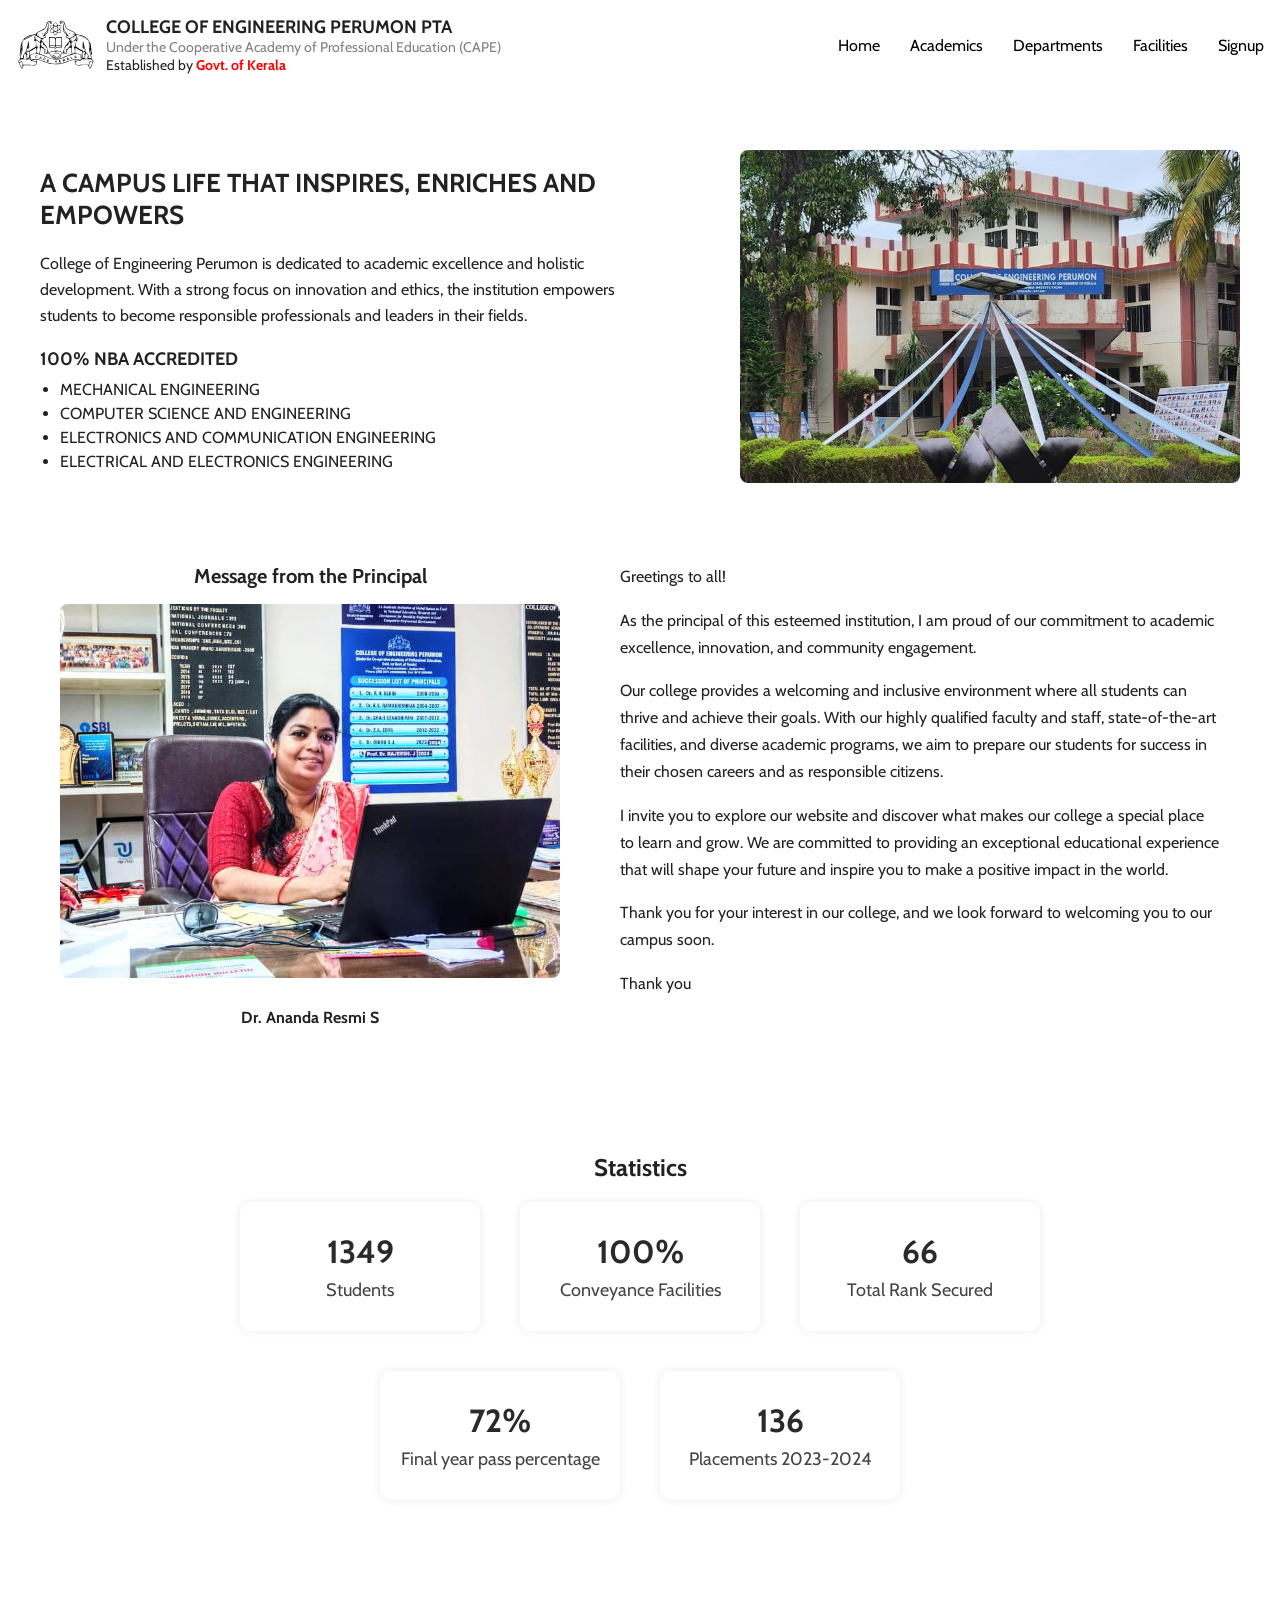
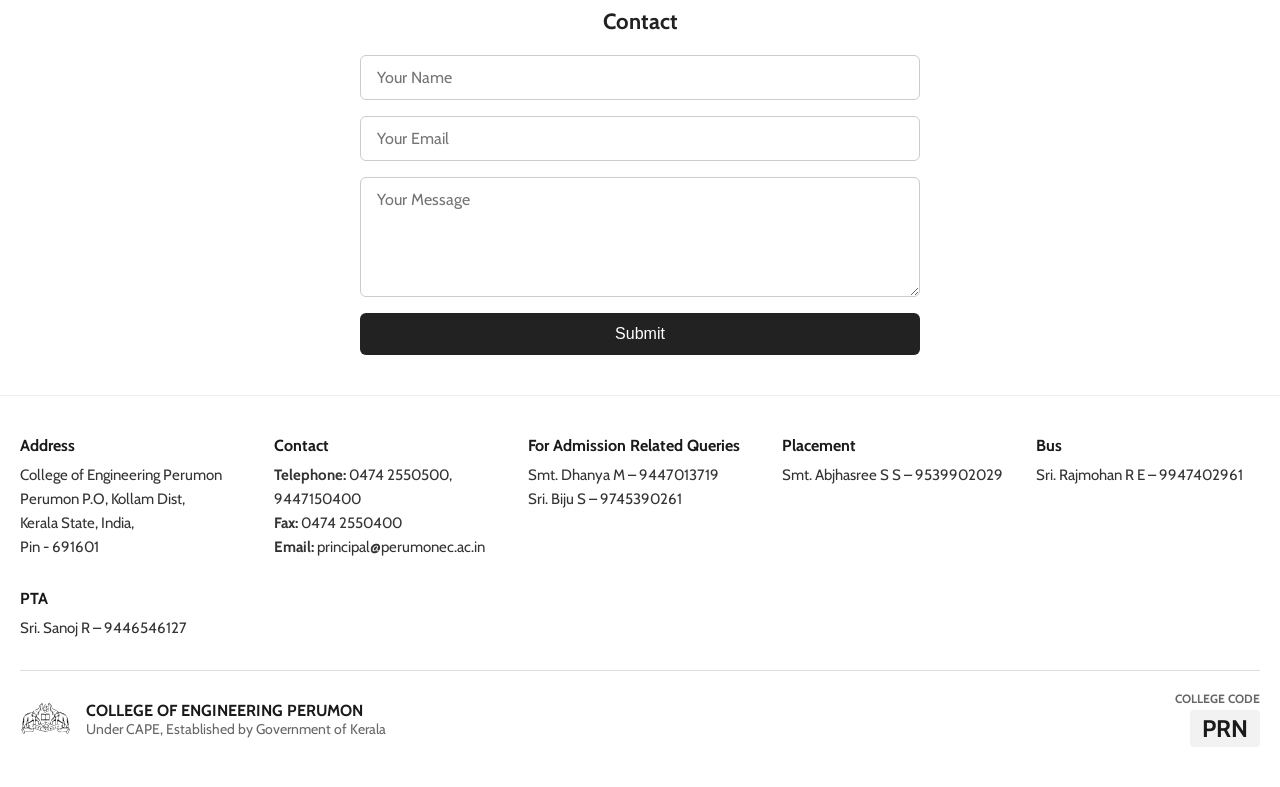
<file: index.html>
<!DOCTYPE html>
<html lang="en">
<head>
    <meta charset="UTF-8" />
    <meta name="viewport" content="width=device-width, initial-scale=1.0"/>
    <title>PRN</title>
    <link rel="stylesheet" href="styles.css"/>
    <link href="https://fonts.googleapis.com/css2?family=Cabin:ital,wght@0,400..700;1,400..700&display=swap" rel="stylesheet"/>
</head>
<body>
    <div class="nav">
        <div class="nav-left">
            <img src="logo.svg" alt="Logo" class="logo"/>
            <div class="title">
            <span class="college">COLLEGE OF ENGINEERING PERUMON PTA</span>
            <span class="caption">Under the Cooperative Academy of Professional Education (CAPE)</span>
            <span class="established">Established by <span class="highlight">Govt. of Kerala</span></span>
        </div>
    </div>
    <div class="nav-right">
        <button class="menu-btn" onclick="toggleMenu()">☰</button>
        <ul class="nav-links" id="menu">
            <li><a href="" class="link">Home</a></li>
            <li><a href="" class="link">Academics</a></li>
            <li><a href="" class="link">Departments</a></li>
            <li><a href="" class="link">Facilities</a></li>
            <li><a href="signup.html" class="link">Signup</a></li>
        </ul>
    </div>
  </div>

    <div class="hero">
        <div class="hero-text">
            <h1>A CAMPUS LIFE THAT INSPIRES, ENRICHES AND EMPOWERS</h1>
            <p>College of Engineering Perumon is dedicated to academic excellence and holistic development. With a strong focus on innovation and ethics, the institution empowers students to become responsible professionals and leaders in their fields.</p>
            <div class="accreditation">
                <h2>100% NBA ACCREDITED</h2>
                <ul>
                    <li>MECHANICAL ENGINEERING</li>
                    <li>COMPUTER SCIENCE AND ENGINEERING</li>
                    <li>ELECTRONICS AND COMMUNICATION ENGINEERING</li>
                    <li>ELECTRICAL AND ELECTRONICS ENGINEERING</li>
                </ul>
            </div>
        </div>
        <div class="hero-image">
            <img src="college.jpg" alt="College Campus"/>
        </div>
    </div>

    <div class="principal-section">
        <div class="principal-left">
            <h2>Message from the Principal</h2>
            <img src="principal.jpg" alt="Principal" class="principal-photo"/>
            <p class="principal-name">Dr. Ananda Resmi S</p>
        </div>
        <div class="principal-right">
            <p>Greetings to all!</p>
            <p>As the principal of this esteemed institution, I am proud of our commitment to academic excellence, innovation, and community engagement.</p>
            <p>Our college provides a welcoming and inclusive environment where all students can thrive and achieve their goals. With our highly qualified faculty and staff, state-of-the-art facilities, and diverse academic programs, we aim to prepare our students for success in their chosen careers and as responsible citizens.</p>
            <p>I invite you to explore our website and discover what makes our college a special place to learn and grow. We are committed to providing an exceptional educational experience that will shape your future and inspire you to make a positive impact in the world.</p>
            <p>Thank you for your interest in our college, and we look forward to welcoming you to our campus soon.</p>
            <p>Thank you</p>
        </div>
    </div>

    <div class="stats-section">
        <h2>Statistics</h2>
        <div class="stats-grid">
            <div class="stat-box">
                <div class="stat-number">1349</div>
                <div class="stat-label">Students</div>
            </div>
            <div class="stat-box">
                <div class="stat-number">100%</div>
                <div class="stat-label">Conveyance Facilities</div>
            </div>
            <div class="stat-box">
                <div class="stat-number">66</div>
                <div class="stat-label">Total Rank Secured</div>
            </div>
            <div class="stat-box">
                <div class="stat-number">72%</div>
                <div class="stat-label">Final year pass percentage</div>
            </div>
            <div class="stat-box">
                <div class="stat-number">136</div>
                <div class="stat-label">Placements 2023-2024</div>
            </div>
        </div>
    </div>
    
    <div class="contact-form-section">
        <h2 class="form-heading">Contact</h2>
        <form class="contact-form" action="form.php" method="post">
            <input type="text" class="form-input" placeholder="Your Name" required name="name" />
            <input type="email" class="form-input" placeholder="Your Email" required name="email"/>
            <textarea class="form-textarea" placeholder="Your Message" required name="message"></textarea>
            <button type="submit" class="form-submit">Submit</button>
        </form>
    </div>

    <div class="footer">
        <div class="footer-top">
            <div class="footer-block">
                <div class="footer-title">Address</div>
                <div class="footer-text">
                    College of Engineering Perumon<br/>
                    Perumon P.O, Kollam Dist,<br/>
                    Kerala State, India,<br/>
                    Pin - 691601
                </div>
            </div>
        <div class="footer-block">
            <div class="footer-title">Contact</div>
            <div class="footer-text">
                <strong>Telephone:</strong> 0474 2550500, 9447150400<br/>
                <strong>Fax:</strong> 0474 2550400<br/>
                <strong>Email:</strong> principal@perumonec.ac.in
            </div>
        </div>
        <div class="footer-block">
            <div class="footer-title">For Admission Related Queries</div>
            <div class="footer-text">
                Smt. Dhanya M – 9447013719<br/>
                Sri. Biju S – 9745390261
            </div>
        </div>
        <div class="footer-block">
            <div class="footer-title">Placement</div>
            <div class="footer-text">
                Smt. Abjhasree S S – 9539902029
            </div>
        </div>
        <div class="footer-block">
            <div class="footer-title">Bus</div>
            <div class="footer-text">
                Sri. Rajmohan R E – 9947402961
            </div>
        </div>
        <div class="footer-block">
            <div class="footer-title">PTA</div>
            <div class="footer-text">
                Sri. Sanoj R – 9446546127
            </div>
        </div>
    </div>

    <div class="footer-bottom">
        <div class="footer-brand">
            <img src="logo.svg" alt="logo" class="brand-icon"/>
            <div>
                <div class="college-name">COLLEGE OF ENGINEERING PERUMON</div>
                <div class="college-note">Under CAPE, Established by Government of Kerala</div>
            </div>
        </div>
        <div class="footer-code">
            <div class="code-label">COLLEGE CODE</div>
            <div class="code-box">PRN</div>
        </div>
        </div>
    </div>

    <script>
        function toggleMenu() {
            const menu = document.getElementById('menu');
            menu.classList.toggle('show');
        }
    </script>
    
</body>
</html>
</file>
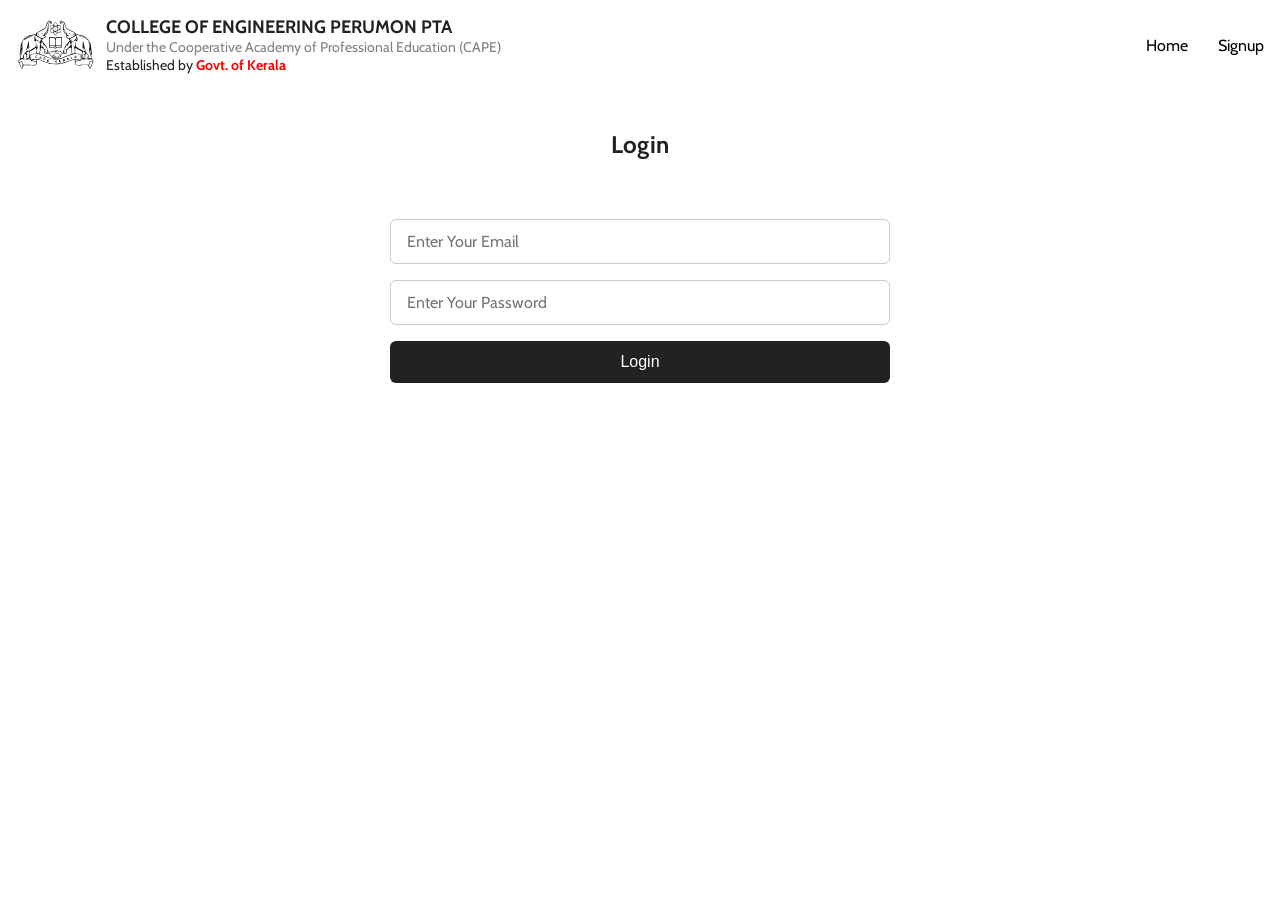
<file: login.html>
<!DOCTYPE html>
<html lang="en">
<head>
    <meta charset="UTF-8">
    <meta name="viewport" content="width=device-width, initial-scale=1.0">
    <title>Login</title>
    <link rel="stylesheet" href="styles.css">
    <link href="https://fonts.googleapis.com/css2?family=Cabin:ital,wght@0,400..700;1,400..700&display=swap" rel="stylesheet"/>
</head>
<body>
    <div class="nav">
        <div class="nav-left">
            <img src="logo.svg" alt="Logo" class="logo"/>
            <div class="title">
                <span class="college">COLLEGE OF ENGINEERING PERUMON PTA</span>
                <span class="caption">Under the Cooperative Academy of Professional Education (CAPE)</span>
                <span class="established">Established by <span class="highlight">Govt. of Kerala</span></span>
            </div>
        </div>
        <div class="nav-right">
            <button class="menu-btn" onclick="toggleMenu()">☰</button>
            <ul class="nav-links" id="menu">
                <li><a href="index.html" class="link">Home</a></li>
                <li><a href="signup.html" class="link">Signup</a></li>
            </ul>
        </div>
    </div>

    <h2 class="heading">Login</h2>
    <section class="register-section">
        <form class="register-form">
            <input type="email" placeholder="Enter Your Email" class="form-field">
            <input type="password" placeholder="Enter Your Password" class="form-field">
            <button type="submit" class="submit-btn">Login</button>
        </form>
    </section>
        <script>
        function toggleMenu() {
            const menu = document.getElementById('menu');
            menu.classList.toggle('show');
        }
    </script>
</body>
</html>
</file>
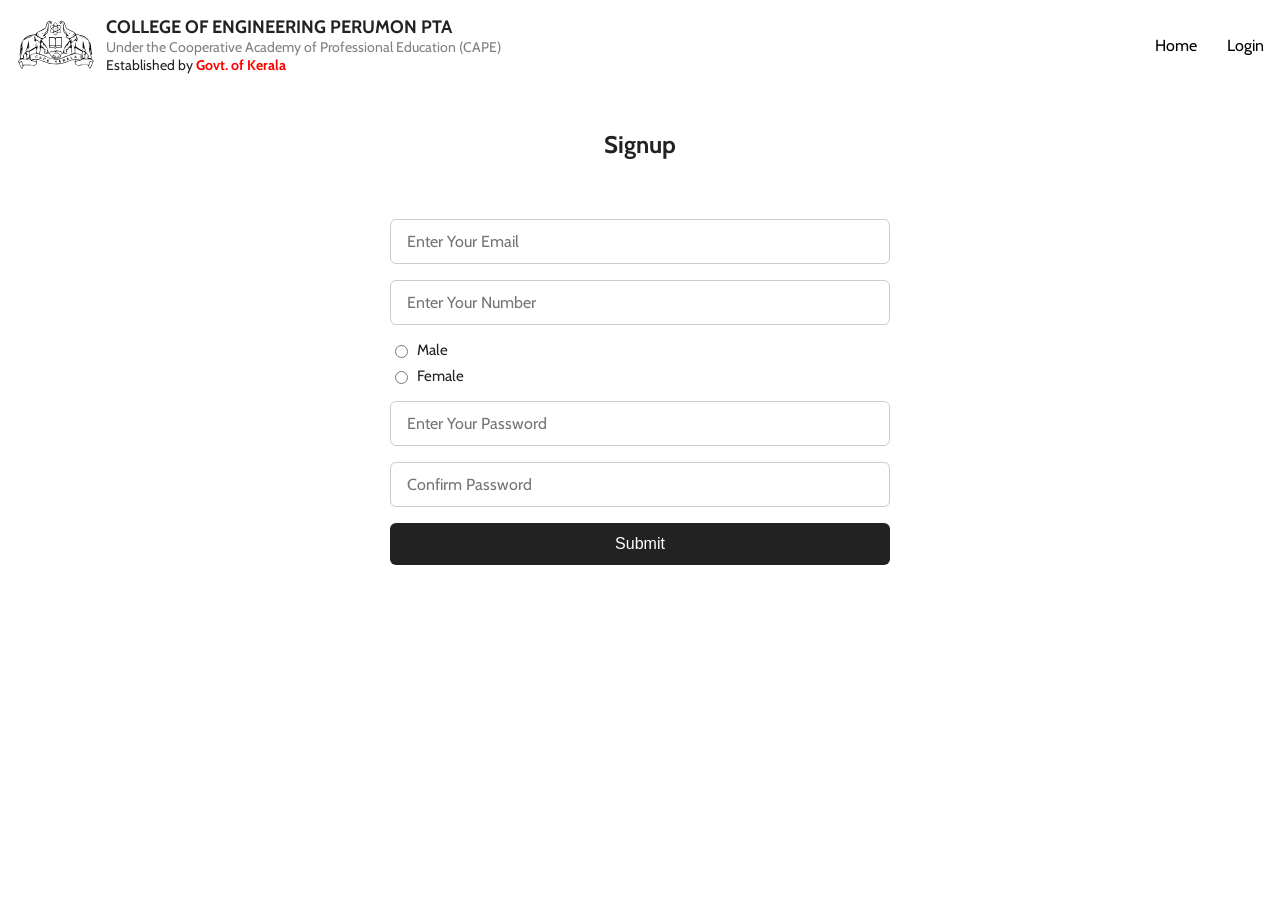
<file: signup.html>
<!DOCTYPE html>
<html lang="en">
<head>
    <meta charset="UTF-8">
    <meta name="viewport" content="width=device-width, initial-scale=1.0">
    <title>Signup</title>
    <link rel="stylesheet" href="styles.css">
    <link href="https://fonts.googleapis.com/css2?family=Cabin:ital,wght@0,400..700;1,400..700&display=swap" rel="stylesheet"/>
</head>
<body>
    <div class="nav">
        <div class="nav-left">
            <img src="logo.svg" alt="Logo" class="logo"/>
            <div class="title">
            <span class="college">COLLEGE OF ENGINEERING PERUMON PTA</span>
            <span class="caption">Under the Cooperative Academy of Professional Education (CAPE)</span>
            <span class="established">Established by <span class="highlight">Govt. of Kerala</span></span>
        </div>
    </div>
    <div class="nav-right">
        <button class="menu-btn" onclick="toggleMenu()">☰</button>
        <ul class="nav-links" id="menu">
            <li><a href="index.html" class="link">Home</a></li>
            <li><a href="login.html" class="link">Login</a></li>
        </ul>
    </div>
    </div>
    <h2 class="heading">Signup</h2>
    <section class="register-section">
    
    <form class="register-form" action="register_user.php" method="POST>
        <input type="text" placeholder="Enter Your Name" class="form-field">
        <input type="email" placeholder="Enter Your Email" class="form-field">
        <input type="tel" placeholder="Enter Your Number" class="form-field">

        <div class="gender-group">
            <label class="gender-option"><input type="radio" name="gender"> Male</label>
            <label class="gender-option"><input type="radio" name="gender"> Female</label>
        </div>

        <input type="password" placeholder="Enter Your Password" class="form-field">
        <input type="password" placeholder="Confirm Password" class="form-field">

        <button type="submit" class="submit-btn">Submit</button>
    </form>
</section>
    <script>
        function toggleMenu() {
            const menu = document.getElementById('menu');
            menu.classList.toggle('show');
        }
    </script>

</body>
</html>
</file>
<file: styles.css>
body {
  margin: 0;
  font-family: "Cabin", sans-serif;
  color: #222;
  background: #fff;
}

.nav {
  display: flex;
  justify-content: space-between;
  align-items: center;
  padding: 16px;
  background: white;
}

.nav-left {
  display: flex;
  align-items: center;
  gap: 12px;
}

.logo {
  height: 50px;
}

.title {
  display: flex;
  flex-direction: column;
}

.college {
  font-size: 18px;
  font-weight: bold;
}

.caption {
  font-size: 14px;
  color: gray;
}

.established {
  font-size: 14px;
}

.highlight {
  color: red;
  font-weight: bold;
}

.nav-right {
  position: relative;
}

.menu-btn {
  background: none;
  border: none;
  font-size: 20px;
  cursor: pointer;
  display: none;
}

.nav-links {
  display: flex;
  gap: 30px;
  list-style: none;
  padding: 0;
  margin: 0;
}

.link {
  text-decoration: none;
  font-size: 16px;
  color: black;
}

@media (max-width: 768px) {
  .menu-btn {
    display: block;
  }

  .nav-links {
    display: none;
    position: absolute;
    top: 50px;
    right: 0;
    background: white;
    flex-direction: column;
    width: 180px;
    padding: 10px;
    border-radius: 5px;
  }

  .nav-links.show {
    display: flex;
  }

  .link {
    padding: 8px 0;
  }
}

.hero {
  display: flex;
  flex-wrap: wrap;
  justify-content: space-between;
  padding: 40px 20px 20px;
  gap: 20px;
}

.hero-text {
  flex: 1;
  max-width: 600px;
  padding: 20px;
}

.hero-text h1 {
  font-size: 26px;
  margin-bottom: 20px;
}

.hero-text p {
  font-size: 16px;
  line-height: 1.6;
  margin-bottom: 20px;
}

.accreditation h2 {
  font-size: 18px;
  margin-bottom: 10px;
}

.accreditation ul {
  padding-left: 20px;
  margin: 0;
}

.accreditation li {
  font-size: 16px;
  margin-bottom: 5px;
}

.hero-image {
  flex: 1;
  max-width: 500px;
  padding: 20px;
}

.hero-image img {
  width: 100%;
  height: auto;
  border-radius: 8px;
}

@media (max-width: 768px) {
  .hero {
    flex-direction: column;
    text-align: center;
  }

  .hero-text, .hero-image {
    max-width: 100%;
    padding: 10px;
  }
}

.principal-section {
  display: flex;
  flex-wrap: wrap;
  padding: 20px 20px 40px;
  gap: 60px;
  align-items: flex-start;
  justify-content: center;
}

.principal-left {
  flex: 1;
  max-width: 500px;
  text-align: center;
}

.principal-left h2 {
  font-size: 20px;
  margin-bottom: 16px;
}

.principal-photo {
  width: 100%;
  height: auto;
  border-radius: 8px;
  margin-bottom: 10px;
}

.principal-name {
  font-weight: bold;
  font-size: 16px;
}

.principal-right {
  flex: 1;
  max-width: 600px;
  font-size: 16px;
  line-height: 1.7;
}

@media (max-width: 768px) {
  .principal-section {
    flex-direction: column;
    text-align: center;
    gap: 20px;
  }

  .principal-left, .principal-right {
    max-width: 100%;
  }
}

.stats-section {
  padding: 50px 20px;
  text-align: center;
}

.stats-grid {
  display: flex;
  flex-wrap: wrap;
  justify-content: center;
  gap: 40px;
  max-width: 1000px;
  margin: 0 auto;
}

.stat-box {
  background: white;
  border-radius: 10px;
  padding: 30px 20px;
  width: 200px;
  box-shadow: 0 0 10px rgba(0,0,0,0.08);
}

.stat-number {
  font-size: 32px;
  font-weight: bold;
  color: #2a2a2a;
  margin-bottom: 8px;
}

.stat-label {
  font-size: 18px;
  color: #444;
}

@media (max-width: 768px) {
  .stat-box {
    width: 100%;
    max-width: 300px;
  }

  .stat-number {
    font-size: 28px;
  }

  .stat-label {
    font-size: 16px;
  }
}

.footer {
  background-color: #fff;
  padding: 40px 20px;
  border-top: 1px solid #eee;
  color: #1a1a1a;
  font-size: 15px;
}

.footer-top {
  display: flex;
  flex-wrap: wrap;
  justify-content: space-between;
  gap: 30px;
  margin-bottom: 30px;
}

.footer-block {
  flex: 1 1 200px;
  min-width: 200px;
}

.footer-title {
  font-weight: bold;
  margin-bottom: 8px;
  font-size: 16px;
}

.footer-text {
  line-height: 1.6;
  color: #333;
}

.footer-bottom {
  display: flex;
  flex-wrap: wrap;
  justify-content: space-between;
  align-items: center;
  gap: 20px;
  border-top: 1px solid #ddd;
  padding-top: 20px;
}

.footer-brand {
  display: flex;
  align-items: center;
  gap: 16px;
}

.brand-icon {
  width: 50px;
  height: auto;
}

.college-name {
  font-weight: bold;
  font-size: 16px;
}

.college-note {
  font-size: 14px;
  color: #666;
}

.footer-code {
  text-align: right;
}

.code-label {
  font-size: 12px;
  font-weight: bold;
  color: #666;
  margin-bottom: 4px;
}

.code-box {
  font-size: 24px;
  font-weight: bold;
  background: #f2f2f2;
  padding: 4px 12px;
  border-radius: 4px;
  display: inline-block;
}

@media (max-width: 768px) {
  .footer-bottom {
    flex-direction: column;
    align-items: flex-start;
  }

  .footer-code {
    text-align: left;
  }
}

.contact-form-section {
  padding: 40px 20px;
  text-align: center;
}

.form-heading {
  font-size: 22px;
  font-weight: bold;
  margin-bottom: 20px;
}

.contact-form {
  max-width: 600px;
  width: 100%;
  margin: 0 auto;
  display: flex;
  flex-direction: column;
  gap: 16px;
  padding: 0 20px;
  box-sizing: border-box;
}

.form-input,
.form-textarea {
  padding: 12px 16px;
  border: 1px solid #ccc;
  border-radius: 6px;
  font-size: 16px;
  width: 100%;
  font-family: "Cabin", sans-serif;
  box-sizing: border-box;
}

.form-textarea {
  height: 120px;
  resize: vertical;
}

.form-submit {
  background-color: #222;
  color: #fff;
  padding: 12px;
  font-size: 16px;
  border: none;
  border-radius: 6px;
  cursor: pointer;
  transition: background-color 0.3s;
}

.form-submit:hover {
  background-color: #444;
}

@media (max-width: 480px) {
  .form-heading {
    font-size: 20px;
  }

  .form-input,
  .form-textarea,
  .form-submit {
    font-size: 15px;
    padding: 10px 14px;
  }

  .contact-form {
    padding: 0 10px;
  }
}

/* Signup page */
.heading{
  text-align: center;
}
.register-section {
  padding: 40px 20px;
  display: flex;
  justify-content: center;
  align-items: center;
}

.register-form {
  width: 100%;
  max-width: 500px;
  display: flex;
  flex-direction: column;
  gap: 16px;
  font-family: "Cabin", sans-serif;
}

.form-field {
  padding: 12px 16px;
  border: 1px solid #ccc;
  border-radius: 6px;
  font-size: 16px;
  font-family: "Cabin", sans-serif;
  width: 100%;
  box-sizing: border-box;
}

.gender-group {
  display: flex;
  flex-direction: row;
  gap: 8px;
}

.gender-label {
  font-size: 16px;
  font-weight: 500;
}

.gender-option {
  display: flex;
  align-items: center;
  font-size: 15px;
  gap: 6px;
}

.terms {
  font-size: 15px;
  display: flex;
  align-items: center;
  gap: 8px;
  flex-wrap: wrap;
}

.terms-link {
  color: #222;
  text-decoration: underline;
}

.submit-btn {
  padding: 12px;
  font-size: 16px;
  background-color: #222;
  color: #fff;
  border: none;
  border-radius: 6px;
  cursor: pointer;
}

@media (max-width: 480px) {
  .form-field,
  .submit-btn {
    font-size: 15px;
    padding: 10px 14px;
  }

  .gender-label,
  .gender-option,
  .terms {
    font-size: 14px;
  }
}

/* login page */
.heading {
  text-align: center;
  font-size: 24px;
  margin: 40px 0 20px;
  font-family: "Cabin", sans-serif;
  color: #222;
}

.register-section {
  padding: 40px 20px;
  display: flex;
  justify-content: center;
  align-items: center;
}

.register-form {
  width: 100%;
  max-width: 500px;
  display: flex;
  flex-direction: column;
  gap: 16px;
  font-family: "Cabin", sans-serif;
}

.form-field {
  padding: 12px 16px;
  border: 1px solid #ccc;
  border-radius: 6px;
  font-size: 16px;
  font-family: "Cabin", sans-serif;
  width: 100%;
  box-sizing: border-box;
}

.gender-group {
  display: flex;
  flex-direction: column;
  gap: 8px;
}

.gender-option {
  display: flex;
  align-items: center;
  font-size: 15px;
  gap: 6px;
}

.terms {
  font-size: 15px;
  display: flex;
  align-items: center;
  gap: 8px;
  flex-wrap: wrap;
}

.terms-link {
  color: #222;
  text-decoration: underline;
}

.submit-btn {
  padding: 12px;
  font-size: 16px;
  background-color: #222;
  color: #fff;
  border: none;
  border-radius: 6px;
  cursor: pointer;
}

@media (max-width: 480px) {
  .form-field,
  .submit-btn {
    font-size: 15px;
    padding: 10px 14px;
  }

  .gender-option,
  .terms {
    font-size: 14px;
  }

  .heading {
    font-size: 20px;
  }
}
</file>
